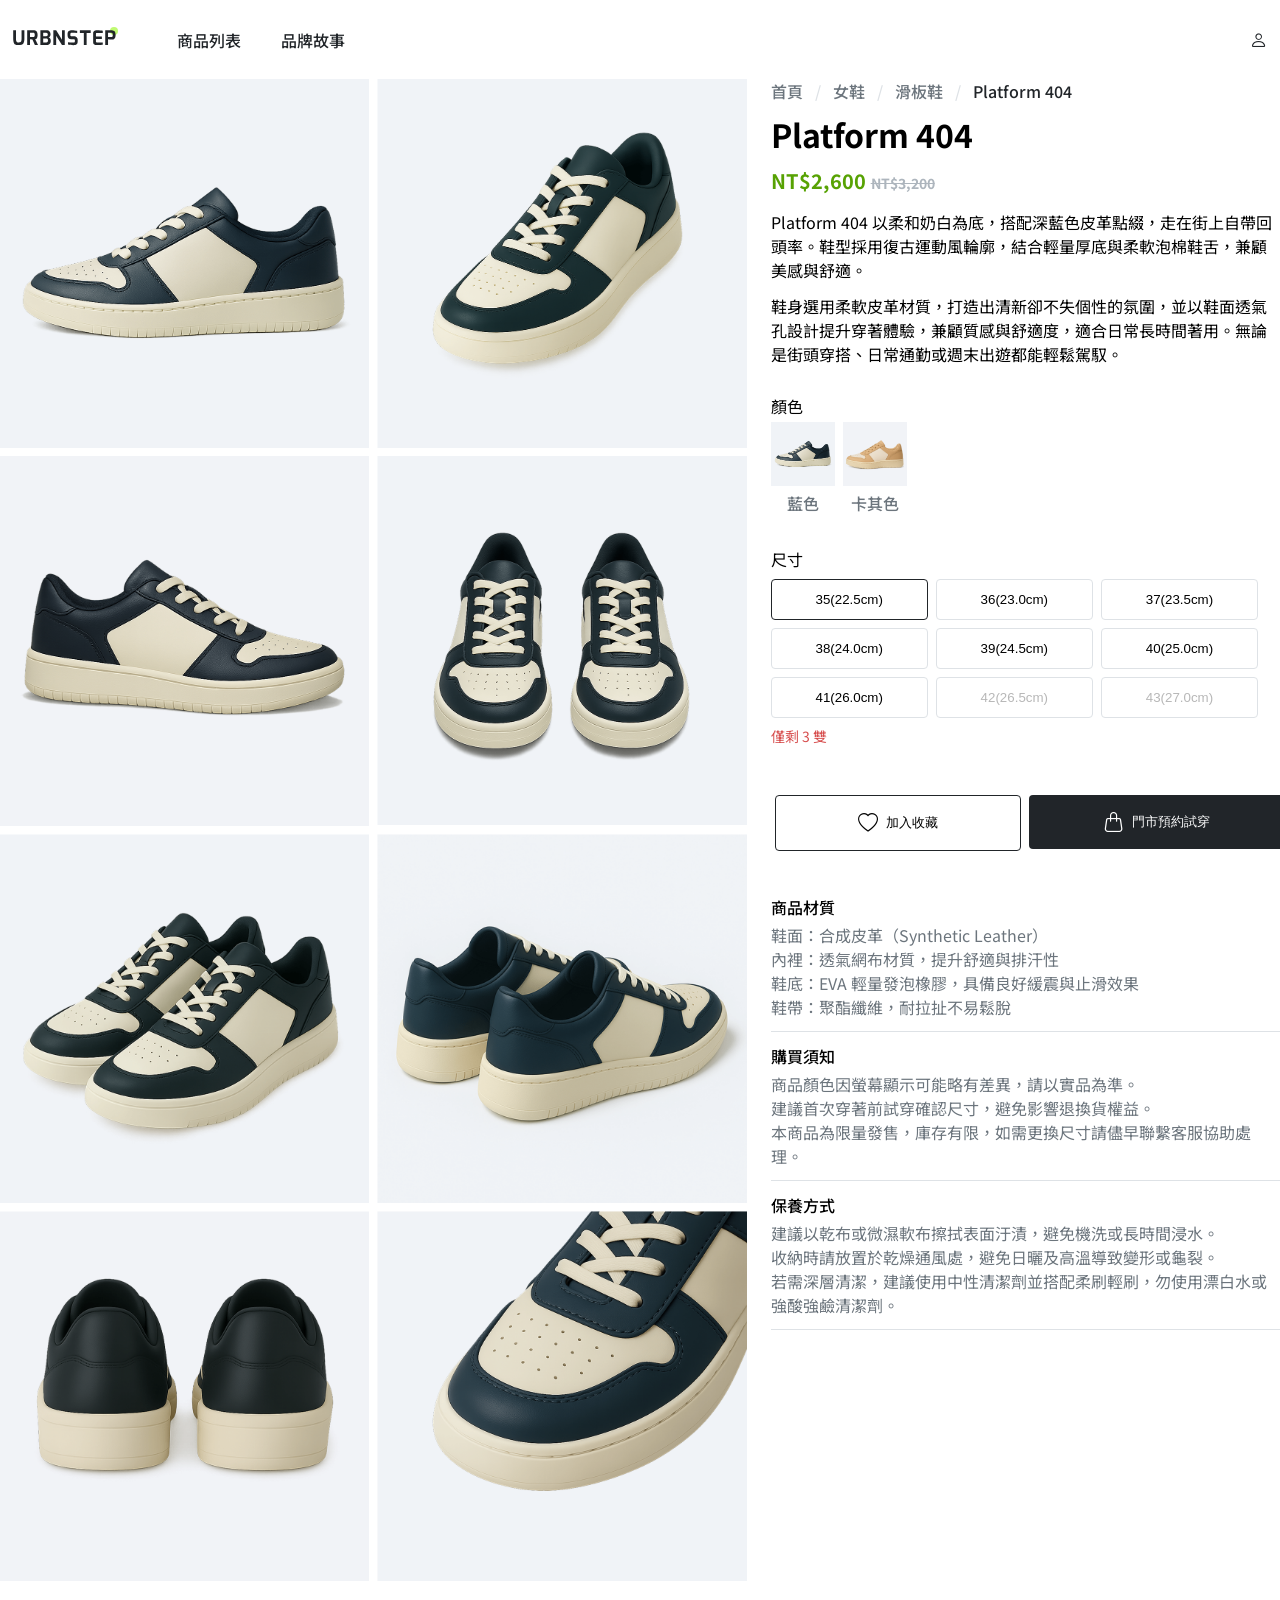
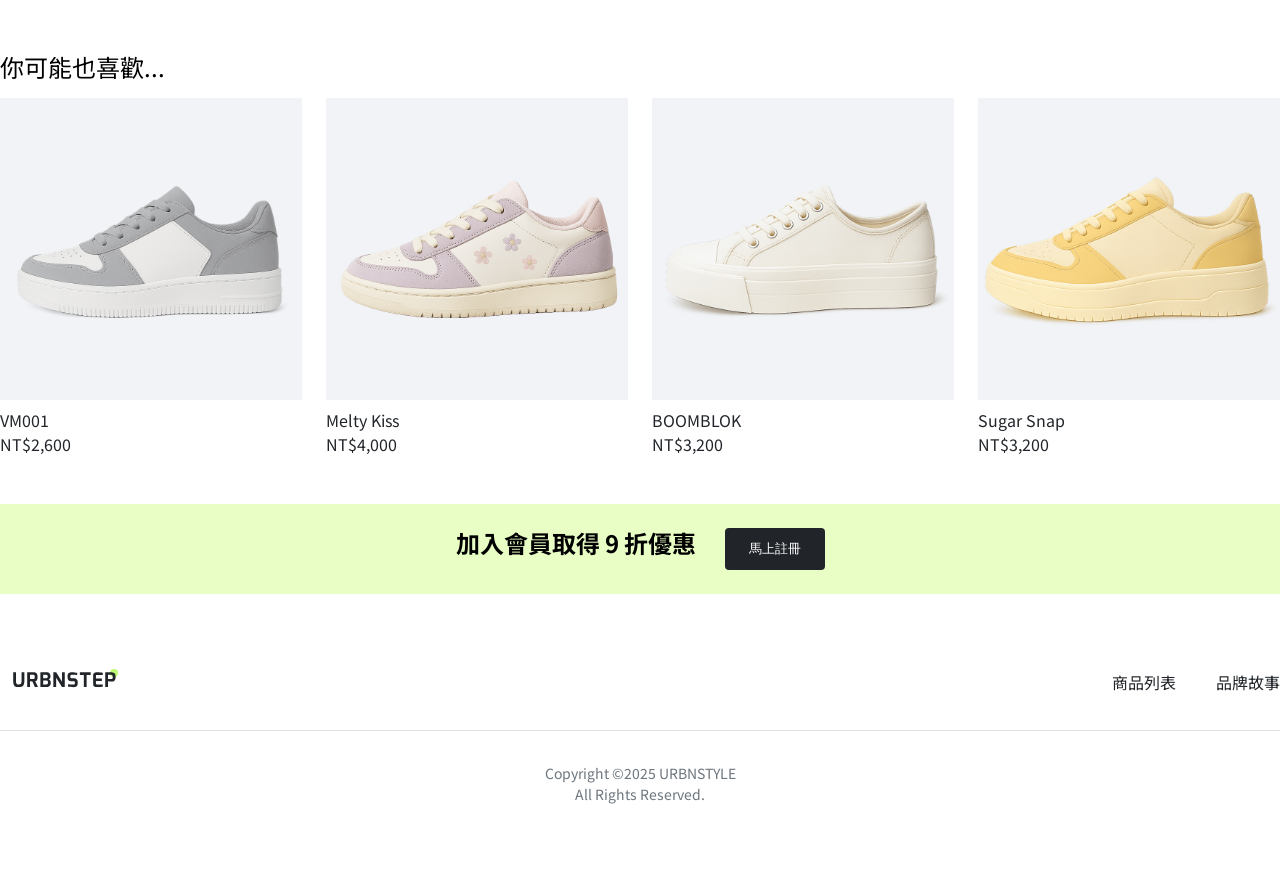
<file: product_details.html>
<!doctype html>
<html lang="en">
  <head>
    <meta charset="UTF-8" />
    <meta name="viewport" content="width=device-width, initial-scale=1.0" />
    <title>產品詳情頁</title>
    <link rel="stylesheet" href="./css/reset.css" />
    <link rel="stylesheet" href="./css/product_details.css" />
    <link rel="stylesheet" href="./css/all.css" />
    <link rel="stylesheet" href="./css/color.css" />
    <link rel="stylesheet" href="./css/font.css" />
    <link rel="stylesheet" href="./css/button.css" />
    <link rel="preconnect" href="https://fonts.googleapis.com" />
    <link rel="preconnect" href="https://fonts.gstatic.com" crossorigin />
    <link
      href="https://fonts.googleapis.com/css2?family=Noto+Sans+TC:wght@100..900&display=swap"
      rel="stylesheet"
    />
    <link
      rel="stylesheet"
      href="https://cdn.jsdelivr.net/npm/bootstrap-icons@1.13.1/font/bootstrap-icons.min.css"
    />
  </head>
  <body>
    <header class="header">
      <div
        class="container d-flex py-16 align-items-center justify-content-between"
      >
        <div class="d-flex">
          <a href="./index.html"
            ><img
              class="me-48 p8-12"
              src="./pic/product_list/logo.svg"
              alt="logo"
          /></a>
          <ul class="d-flex align-items-center fz-md fw-500">
            <li class="pe-40">
              <a class="neutral-900" href="./product_list.html">商品列表</a>
            </li>
            <li><a class="neutral-900" href="./story.html">品牌故事</a></li>
          </ul>
        </div>
        <div>
          <a href="#"><i class="bi bi-person p-12 fz-18"></i></a>
        </div>
      </div>
    </header>
    <main class="container">
      <div class="row mb-64">
        <!-- 左邊圖片 -->
        <div class="col-7">
          <div class="row product-row">
            <div class="col-6 mb-8">
              <img
                class="img px-4"
                src="./pic/product_details/1.png"
                alt="鞋子1"
              />
            </div>
            <div class="col-6 mb-8">
              <img
                class="img px-4"
                src="./pic/product_details/2.png"
                alt="鞋子2"
              />
            </div>
            <div class="col-6 mb-8">
              <img
                class="img px-4"
                src="./pic/product_details/3.png"
                alt="鞋子3"
              />
            </div>
            <div class="col-6 mb-8">
              <img
                class="img px-4"
                src="./pic/product_details/4.png"
                alt="鞋子4"
              />
            </div>
            <div class="col-6 mb-8">
              <img
                class="img px-4"
                src="./pic/product_details/5.png"
                alt="鞋子5"
              />
            </div>
            <div class="col-6 mb-8">
              <img
                class="img px-4"
                src="./pic/product_details/6.png"
                alt="鞋子6"
              />
            </div>
            <div class="col-6 mb-8">
              <img
                class="img px-4"
                src="./pic/product_details/7.png"
                alt="鞋子7"
              />
            </div>
            <div class="col-6 mb-8">
              <img
                class="img px-4"
                src="./pic/product_details/8.png"
                alt="鞋子8"
              />
            </div>
          </div>
        </div>
        <!-- 右邊介紹下單 -->
        <div class="col-5 ps-24">
          <!-- 上方索引 -->
          <ul class="fz-md fw-500 d-flex mb-12">
            <li>
              <a class="neutral-600" href="#">首頁</a
              ><span class="px-12 neutral-300">/</span>
            </li>
            <li>
              <a class="neutral-600" href="#">女鞋</a
              ><span class="px-12 neutral-300">/</span>
            </li>
            <li>
              <a class="neutral-600" href="#">滑板鞋</a
              ><span class="px-12 neutral-300">/</span>
            </li>
            <li><a class="neutral-900" href="#">Platform 404</a></li>
          </ul>
          <h2 class="h2 fw-700 mb-16">Platform 404</h2>
          <h5 class="h5 primary-400 fw-700 me-8 mb-16">
            NT$2,600 <span class="unable fz-sm">NT$3,200</span>
          </h5>
          <p class="fz-md fw-400 mb-12">
            Platform 404
            以柔和奶白為底，搭配深藍色皮革點綴，走在街上自帶回頭率。鞋型採用復古運動風輪廓，結合輕量厚底與柔軟泡棉鞋舌，兼顧美感與舒適。
          </p>
          <p class="fz-md fw-400 mb-32">
            鞋身選用柔軟皮革材質，打造出清新卻不失個性的氛圍，並以鞋面透氣孔設計提升穿著體驗，兼顧質感與舒適度，適合日常長時間著用。無論是街頭穿搭、日常通勤或週末出遊都能輕鬆駕馭。
          </p>
          <!-- 顏色 -->
          <div class="mb-32">
            <p class="mb-8">顏色</p>
            <div class="d-flex">
              <div class="me-8">
                <a href="#"
                  ><img
                    class="color-img mb-4"
                    src="./pic/product_details/1.png"
                    alt="鞋子1"
                  />
                  <p class="text-center neutral-600 fz-md fw-500">藍色</p></a
                >
              </div>
              <div>
                <a href="#"
                  ><img
                    class="color-img mb-4"
                    src="./pic/product_list/2.png"
                    alt="鞋子2"
                  />
                  <p class="text-center neutral-600 fz-md fw-500">卡其色</p></a
                >
              </div>
            </div>
          </div>
          <!-- 尺寸 -->
          <div class="mb-48">
            <p class="fz-md mb-8">尺寸</p>
            <div class="row size-row pe-30">
              <div class="col-4 px-4 pb-8">
                <button class="but-det">35(22.5cm)</button>
              </div>
              <div class="col-4 px-4 pb-8">
                <button class="but-det-other">36(23.0cm)</button>
              </div>
              <div class="col-4 px-4 pb-8">
                <button class="but-det-other">37(23.5cm)</button>
              </div>
              <div class="col-4 px-4 pb-8">
                <button class="but-det-other">38(24.0cm)</button>
              </div>
              <div class="col-4 px-4 pb-8">
                <button class="but-det-other">39(24.5cm)</button>
              </div>
              <div class="col-4 px-4 pb-8">
                <button class="but-det-other">40(25.0cm)</button>
              </div>
              <div class="col-4 px-4 pb-8">
                <button class="but-det-other">41(26.0cm)</button>
              </div>
              <div class="col-4 px-4 pb-8">
                <button class="but-det-other" disabled>42(26.5cm)</button>
              </div>
              <div class="col-4 px-4 pb-8">
                <button class="but-det-other" disabled>43(27.0cm)</button>
              </div>
            </div>
            <p class="fz-sm danger-300">僅剩 3 雙</p>
          </div>
          <!-- 收藏預約按鈕 -->
          <div class="row mb-32">
            <div class="col-6 pe-8">
              <button class="but-det fz-md fw-500">
                <i class="bi bi-heart fz-20 pe-8"></i>加入收藏
              </button>
            </div>
            <div class="col-6">
              <button class="but-black fz-md fw-500">
                <i class="bi bi-handbag fz-20 pe-8"></i>門市預約試穿
              </button>
            </div>
          </div>
          <!-- 下方簡介 -->
          <div class="py-12 fz-md border-bottom">
            <h4 class="fw-500 mb-4">商品材質</h4>
            <ul class="neutral-600">
              <li>鞋面：合成皮革（Synthetic Leather）</li>
              <li>內裡：透氣網布材質，提升舒適與排汗性</li>
              <li>鞋底：EVA 輕量發泡橡膠，具備良好緩震與止滑效果</li>
              <li>鞋帶：聚酯纖維，耐拉扯不易鬆脫</li>
            </ul>
          </div>
          <div class="py-12 fz-md border-bottom">
            <h4 class="fw-500 mb-4">購買須知</h4>
            <ul class="neutral-600">
              <li>商品顏色因螢幕顯示可能略有差異，請以實品為準。</li>
              <li>建議首次穿著前試穿確認尺寸，避免影響退換貨權益。</li>
              <li>
                本商品為限量發售，庫存有限，如需更換尺寸請儘早聯繫客服協助處理。
              </li>
            </ul>
          </div>
          <div class="py-12 fz-md border-bottom">
            <h4 class="fw-500 mb-4">保養方式</h4>
            <ul class="neutral-600">
              <li>建議以乾布或微濕軟布擦拭表面汙漬，避免機洗或長時間浸水。</li>
              <li>收納時請放置於乾燥通風處，避免日曬及高溫導致變形或龜裂。</li>
              <li>
                若需深層清潔，建議使用中性清潔劑並搭配柔刷輕刷，勿使用漂白水或強酸強鹼清潔劑。
              </li>
            </ul>
          </div>
          <div></div>
          <div></div>
        </div>
      </div>
      <!-- 下方可能喜歡 -->
      <div class="my-48">
        <h4 class="h4 mb-16">你可能也喜歡...</h4>
        <div class="row like-row">
          <div class="col-3 px-12">
            <a href="#"
              ><img
                class="img mb-12"
                src="./pic/product_list/3.png"
                alt="鞋子1"
              />
              <h6 class="h6 mb-4">VM001</h6>
              <p class="fz-md">NT$2,600</p></a
            >
          </div>
          <div class="col-3 px-12">
            <a href="#"
              ><img
                class="img mb-12"
                src="./pic/product_list/4.png"
                alt="鞋子4"
              />
              <h6 class="h6 mb-4">Melty Kiss</h6>
              <p class="fz-md">NT$4,000</p></a
            >
          </div>
          <div class="col-3 px-12">
            <a href="#">
              <img
                class="img mb-12"
                src="./pic/product_list/5.png"
                alt="鞋子5"
              />
              <h6 class="h6 mb-4">BOOMBLOK</h6>
              <p class="fz-md">NT$3,200</p></a
            >
          </div>
          <div class="col-3 px-12">
            <a href="#"
              ><img
                class="img mb-12"
                src="./pic/product_list/8.png"
                alt="鞋子8"
              />
              <h6 class="h6 mb-4">Sugar Snap</h6>
              <p class="fz-md">NT$3,200</p></a
            >
          </div>
        </div>
      </div>
    </main>
    <!-- 馬上註冊 -->
    <h4 class="text-center h4 fw-700 bg-primary-200">
      加入會員取得 9 折優惠 <button class="ms-24 but-register">馬上註冊</button>
    </h4>
    <!-- 最底下 -->
    <footer class="container my-64">
      <div class="d-flex justify-content-between pb-24 border-bottom">
        <div>
          <a href="./index.html"
            ><img class="p8-12" src="./pic/product_list/logo.svg" alt="logo"
          /></a>
        </div>
        <div>
          <ul class="d-flex justify-content-between fz-md py-12">
            <li class="me-40"><a href="./product_list.html">商品列表</a></li>
            <li><a href="./story.html">品牌故事</a></li>
          </ul>
        </div>
      </div>
      <div class="text-center fz-sm fw-400 neutral-600">
        <p class="pt-32">Copyright ©2025 URBNSTYLE</p>
        <p>All Rights Reserved.</p>
      </div>
    </footer>
  </body>
</html>
</file>
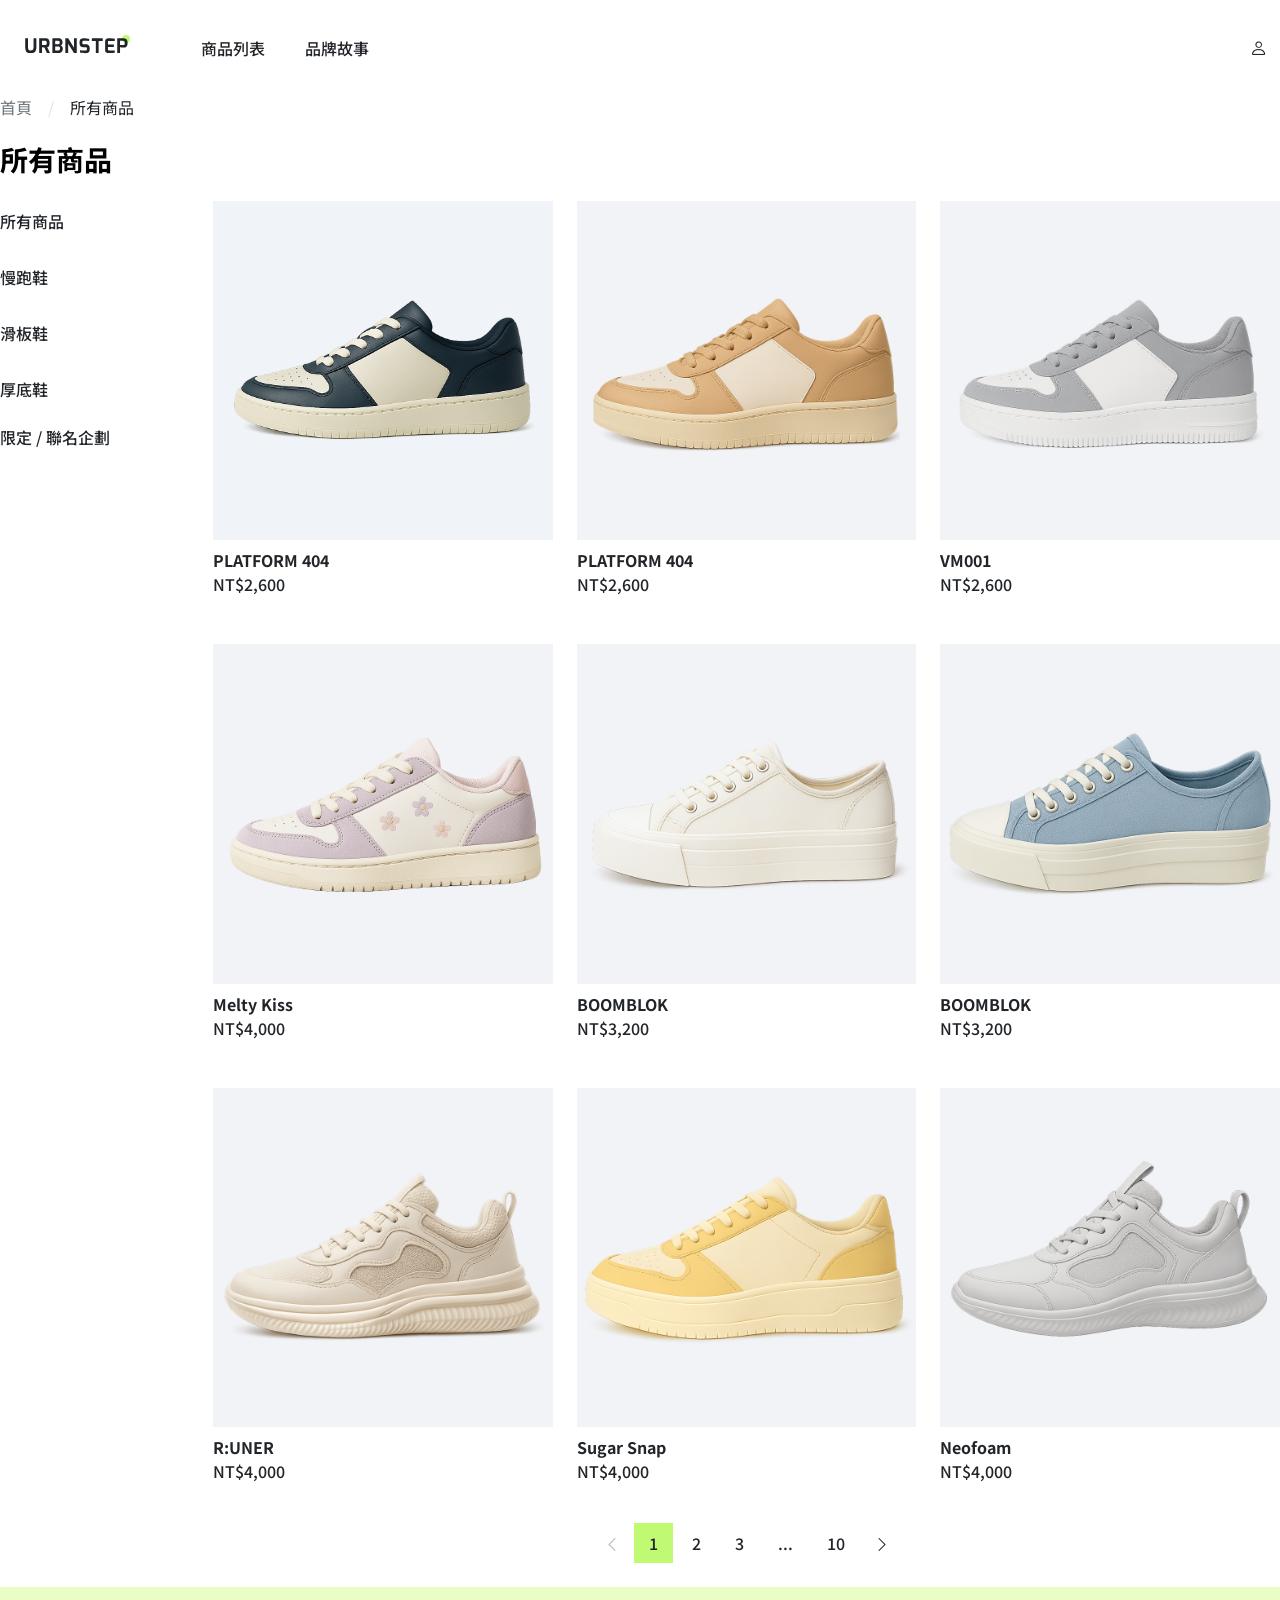
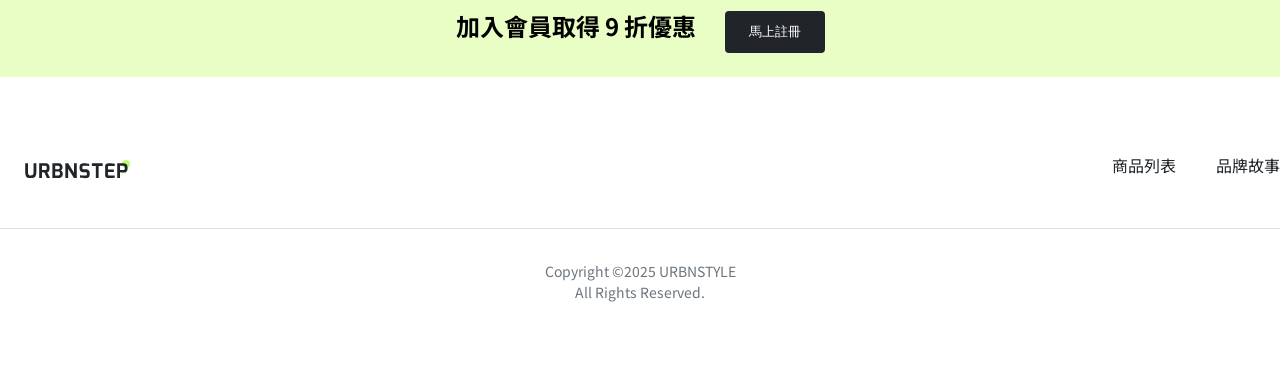
<file: product_list.html>
<!doctype html>
<html lang="en">
  <head>
    <meta charset="UTF-8" />
    <meta name="viewport" content="width=device-width, initial-scale=1.0" />
    <title>產品列表頁</title>
    <link rel="stylesheet" href="./css/reset.css" />
    <link rel="stylesheet" href="./css/product_list.css" />
    <link rel="stylesheet" href="./css/all.css" />
    <link rel="stylesheet" href="./css/color.css" />
    <link rel="stylesheet" href="./css/font.css" />
    <link rel="stylesheet" href="./css/button.css" />
    <link rel="preconnect" href="https://fonts.googleapis.com" />
    <link rel="preconnect" href="https://fonts.gstatic.com" crossorigin />
    <link
      href="https://fonts.googleapis.com/css2?family=Noto+Sans+TC:wght@100..900&display=swap"
      rel="stylesheet"
    />
    <link
      rel="stylesheet"
      href="https://cdn.jsdelivr.net/npm/bootstrap-icons@1.13.1/font/bootstrap-icons.min.css"
    />
  </head>
  <body>
    <header class="header">
      <div
        class="container d-flex py-16 align-items-center justify-content-between"
      >
        <div class="d-flex">
          <a href="./index.html"
            ><img
              class="me-48 p8-12"
              src="./pic/product_list/logo.svg"
              alt="logo"
          /></a>
          <ul class="d-flex align-items-center fz-md fw-500">
            <li class="pe-40">
              <a class="neutral-900" href="./product_list.html">商品列表</a>
            </li>
            <li><a class="neutral-900" href="./story.html">品牌故事</a></li>
          </ul>
        </div>
        <div>
          <a href="#"><i class="bi bi-person p-12 fz-18"></i></a>
        </div>
      </div>
    </header>
    <div class="main container">
      <!-- 首頁所有商品 -->
      <div class="mb-24">
        <a class="fz-md neutral-600 me-12" href="./index.html">首頁</a>
        <span class="neutral-300 me-12 fz-md">/</span>
        <a class="fz-md neutral-900" href="#">所有商品</a>
      </div>
      <h3 class="h3 fw-700 mb-24">所有商品</h3>
      <div class="row">
        <!-- 左邊索引 -->
        <div class="col-2">
          <ul class="fz-md fw-500">
            <li class="py-8 mb-16 primary-400"><a href="#">所有商品</a></li>
            <li class="py-8 mb-16"><a href="#">慢跑鞋</a></li>
            <li class="py-8 mb-16"><a href="#">滑板鞋</a></li>
            <li class="py-8 mb-16"><a href="#">厚底鞋</a></li>
            <li><a href="#">限定 / 聯名企劃</a></li>
          </ul>
        </div>
        <!-- 右邊卡片 -->
        <div class="col-10">
          <div class="row product-row">
            <!-- 鞋子卡片 -->
            <div class="col-4 mb-48 px-12">
              <a href="./product_details.html"
                ><img
                  class="img mb-12"
                  src="./pic/product_list/1.png"
                  alt="鞋子1"
                />
                <h3 class="h6 fw-700 mb-4">PLATFORM 404</h3>
                <p class="fz-md fw-500">NT$2,600</p></a
              >
            </div>
            <div class="col-4 mb-48 px-12">
              <a href="#"
                ><img
                  class="img mb-12"
                  src="./pic/product_list/2.png"
                  alt="鞋子2"
                />
                <h3 class="h6 fw-700 mb-4">PLATFORM 404</h3>
                <p class="fz-md fw-500">NT$2,600</p></a
              >
            </div>
            <div class="col-4 mb-48 px-12">
              <a href=""
                ><img
                  class="img mb-12"
                  src="./pic/product_list/3.png"
                  alt="鞋子3"
                />
                <h3 class="h6 fw-700 mb-4">VM001</h3>
                <p class="fz-md fw-500">NT$2,600</p></a
              >
            </div>
            <div class="col-4 mb-48 px-12">
              <a href=""
                ><img
                  class="img mb-12"
                  src="./pic/product_list/4.png"
                  alt="鞋子4"
                />
                <h3 class="h6 fw-700 mb-4">Melty Kiss</h3>
                <p class="fz-md fw-500">NT$4,000</p></a
              >
            </div>
            <div class="col-4 mb-48 px-12">
              <a href=""
                ><img
                  class="img mb-12"
                  src="./pic/product_list/5.png"
                  alt="鞋子5"
                />
                <h3 class="h6 fw-700 mb-4">BOOMBLOK</h3>
                <p class="fz-md fw-500">NT$3,200</p></a
              >
            </div>
            <div class="col-4 mb-48 px-12">
              <a href=""
                ><img
                  class="img mb-12"
                  src="./pic/product_list/6.png"
                  alt="鞋子6"
                />
                <h3 class="h6 fw-700 mb-4">BOOMBLOK</h3>
                <p class="fz-md fw-500">NT$3,200</p></a
              >
            </div>
            <div class="col-4 mb-48 px-12">
              <a href=""
                ><img
                  class="img mb-12"
                  src="./pic/product_list/7.png"
                  alt="鞋子7"
                />
                <h3 class="h6 fw-700 mb-4">R:UNER</h3>
                <p class="fz-md fw-500">NT$4,000</p></a
              >
            </div>
            <div class="col-4 mb-48 px-12">
              <a href=""
                ><img
                  class="img mb-12"
                  src="./pic/product_list/8.png"
                  alt="鞋子8"
                />
                <h3 class="h6 fw-700 mb-4">Sugar Snap</h3>
                <p class="fz-md fw-500">NT$4,000</p></a
              >
            </div>
            <div class="col-4 mb-48 px-12">
              <a href=""
                ><img
                  class="img mb-12"
                  src="./pic/product_list/9.png"
                  alt="鞋子9"
                />
                <h3 class="h6 fw-700 mb-4">Neofoam</h3>
                <p class="fz-md fw-500">NT$4,000</p></a
              >
            </div>
          </div>
          <!-- 下方頁數 -->
          <div class="text-center fz-md fw-500 mb-32">
            <a class="p10 disabled" href="#" disabled
              ><i class="bi bi-chevron-left"></i
            ></a>
            <a class="p8-15 neutral-900 bg-primary-300" href="#">1</a>
            <a class="p8-15 neutral-900" href="#">2</a>
            <a class="p8-15 neutral-900" href="#">3</a>
            <a class="p8-15 neutral-900" href="#">...</a>
            <a class="p8-15 neutral-900" href="#">10</a>
            <a class="p10 neutral-900" href="#"
              ><i class="bi bi-chevron-right"></i
            ></a>
          </div>
        </div>
      </div>
    </div>
    <!-- 馬上註冊 -->
    <h4 class="text-center h4 fw-700 bg-primary-200">
      加入會員取得 9 折優惠 <button class="ms-24 but-register">馬上註冊</button>
    </h4>
    <!-- 最底下 -->
    <footer class="container my-64">
      <div class="d-flex justify-content-between pb-24 border-bottom">
        <div>
          <a href="./index.html"
            ><img class="p8-12" src="./pic/product_list/logo.svg" alt="logo"
          /></a>
        </div>
        <div>
          <ul class="d-flex justify-content-between fz-md py-12">
            <li class="me-40"><a href="./product_list.html">商品列表</a></li>
            <li><a href="./story.html">品牌故事</a></li>
          </ul>
        </div>
      </div>
      <div class="text-center fz-sm fw-400 neutral-600">
        <p class="pt-32">Copyright ©2025 URBNSTYLE</p>
        <p>All Rights Reserved.</p>
      </div>
    </footer>
  </body>
</html>
</file>
<file: css/product_details.css>
.product-row{
    margin-right: -4px;
    margin-left: -4px;
}
.color-img{
    max-width: 64px;
    max-height: 64px;
}
.size-row{
    margin-right: -8px;
    margin-left: -8px;
}
.like-row{
    margin-right: -12px;
    margin-left: -12px;
}
</file>
<file: css/all.css>
*,
*::before,
*::after {
    box-sizing: border-box;
}
body{
    font-family: "Noto Sans TC", sans-serif;
}
a{
    text-decoration: none;
    color: #212529;
}
a:hover,
a:hover p{
    color: #F38B12;
}
.border-bottom{
    border-bottom: 1px solid #DEE2E6;
}
.unable{
    text-decoration: line-through;
    color: #ADB5BD;
}
.disabled {
    color: #adb5bd;
    pointer-events: none;
    cursor: default;
}
.img{
    width: 100%;
    display: block;
}
.container{
    margin: 0 auto;
    width: 100%;
    max-width: 1296px;
}
.d-flex{
    display:flex;
}
.justify-content-center{
    justify-content: center;
}
.align-items-center{
    align-items: center;
}
.justify-content-between{
    justify-content:space-between;
}
.row{
    display:flex;
    flex-wrap:wrap;
}
.col-2{
    width: calc(100%/12*2);
}
.col-3{
    width: calc(100%/12*3);
}
.col-4{
    width: calc(100%/12*4);
}
.col-5{
    width: calc(100%/12*5);
}
.col-6{
    width: calc(100%/12*6);
}
.col-7{
    width: calc(100%/12*7);
}
.col-8{
    width: calc(100%/12*8);
}
.col-10{
    width:calc(100%/12*10);
}




.p-12{
    padding: 12px;
}
.p-32{
    padding: 32px;
}
.px-4{
    padding-right: 4px;
    padding-left: 4px;
}
.px-12{
    padding-right: 12px;
    padding-left: 12px;
}
.py-8{
    padding-top: 8px;
    padding-bottom: 8px;
}
.py-12{
    padding-top: 12px;
    padding-bottom: 12px;
}
.py-16{
    padding-top: 16px;
    padding-bottom: 16px;
}
.pt-8{
    padding-top: 8px;
}
.pt-32{
    padding-top: 32px;
}
.pb-4{
    padding-bottom: 4px;
}
.pb-8{
    padding-bottom: 8px;
}
.pb-24{
    padding-bottom: 24px;
}
.pb-48{
    padding-bottom: 48px;
}
.ps-12{
    padding-left: 12px;
}
.ps-24{
    padding-left: 24px;
}
.pe-8{
    padding-right: 8px;
}
.pe-30{
    padding-right: 30px;
}
.pe-40{
    padding-right: 40px;
}
.pe-48{
    padding-right: 48px;
}
.ms-24{
    margin-left: 24px;
}
.me-4{
    margin-right: 4px;
}
.me-8{
    margin-right: 8px;
}
.me-12{
    margin-right: 12px;
}
.me-24{
    margin-right: 24px;
}
.me-40{
    margin-right: 40px;
}
.me-48{
    margin-right: 48px;
}
.mb-4{
    margin-bottom: 4px;
}
.mb-8{
    margin-bottom: 8px;
}
.mb-12{
    margin-bottom: 12px;
}
.mb-16{
    margin-bottom: 16px;
}
.mb-24{
    margin-bottom: 24px;
}
.mb-32{
    margin-bottom: 32px;
}
.mb-48{
    margin-bottom: 48px;
}
.mb-64{
    margin-bottom: 64px;
}
.my-48{
    margin-top: 48px;
    margin-bottom: 48px;
}
.my-64{
    margin-top: 64px;
    margin-bottom: 64px;
}
</file>
<file: css/color.css>
.neutral-100{
    color: #F8F9FA;
}
.neutral-200{
    color: #E9ECEF;
}
.neutral-300{
    color: #DEE2E6;
}
.neutral-400{
    color: #CED4DA;
}
.neutral-500{
    color: #ADB5BD;
}
.neutral-600{
    color: #6C757D;
}
.neutral-700{
    color: #495057;
}
.neutral-800{
    color: #343A40;
}
.neutral-900{
    color: #212529;
}
.primary-100{
color: #F5FEE7;
}
.primary-200{
color: #E8FEC5;
}
.primary-300{
color: #C0FA73;
}
.primary-400{
    color: #57A203;
}
.primary-500{
color: #477A11;
} 
.danger-100{
    color: #FCF1F1;
}
.danger-200{
    color: #EBA7A7;
}
.danger-300{
    color: #D74F4F;
}
.warning-100{
    color: #FEF6EC;
}
.warning-200{
    color: #F9C588;
}
.warning-300{
    color: #F38B12;
}
.success-100{
    color: #EFF8F4;
}
.success-200{
    color: #9AD1BA;
}
.success-300{
    color: #36A375;
}
.info-100{
    color: #EEF5FC;
}
.info-200{
    color: #97C3ED;
}
.info-300{
    color: #3087DB;
} 
.white{
    color: white;
}
.bg-primary-100{
    background: #F5FEE7;
}
.bg-primary-200{
    background: #E8FEC5;
}
.bg-primary-300{
    background: #C0FA73;
}
</file>
<file: css/font.css>
.text-center{
    text-align: center;
}
.fz-dis1{
    font-size: 64px;
    line-height: 1.2;
}
.fz-dis2{
    font-size: 48px;
    line-height: 1.2;
}
.h1{
    font-size: 40px;
    line-height: 1.2;
}
.h2{
    font-size: 32px;
    line-height: 1.2;
}
.h3{
    font-size: 28px;
    line-height: 1.2;
}
.h4{
    font-size: 24px;
    line-height: 1.2;
}
.h5{
    font-size: 20px;
    line-height: 1.2;
}
.fz-lg{
    font-size: 20px;
    line-height: 1.5;
}
.fz-md{
    line-height: 1.5;
}
.fz-sm{
    font-size: 14px;
    line-height: 1.5;
}
.fz-xs{
    font-size: 12px;
    line-height: 1.5;
}
.fz-18{
    font-size: 18px;
}
.fw-400{
    font-weight: 400;
}
.fw-500{
    font-weight: 500;
}
.fw-700{
    font-weight: 700;
}
.fz-20{
    font-size: 20px;
}
</file>
<file: css/button.css>
.but-register {
  color: white;
  padding: 12px 24px;
  border: none;
  background: #212529;
  border-radius: 4px;
  margin-top: 24px;
  margin-bottom: 24px;
}
.but-register:hover {
  background-color: #495057;
  color: #ffffff;
}
.but-det {
  display: flex;
  justify-content: center;
  align-items: center;
  padding-top: 12px;
  padding-bottom: 12px;
  width: 100%;
  border-radius: 4px;
  border: 1px solid #212529;
  background: white;
  margin-right: 4px;
  margin-left: 4px;
}
.but-det:not(:disabled):hover,
.but-det-other:not(:disabled):hover {
  color: #ffffff;
  background: #212529;
}
.but-det-other {
  padding-top: 12px;
  padding-bottom: 12px;
  width: 100%;
  border-radius: 4px;
  border: 1px solid #dee2e6;
  background: none;
  margin-right: 4px;
  margin-left: 4px;
}
.but-det-disabled {
  padding-top: 12px;
  padding-bottom: 12px;
  width: 100%;
  border-radius: 4px;
  border: 1px solid #dee2e6;
  background: none;
  margin-right: 4px;
  margin-left: 4px;
}
.but-black {
  display: flex;
  justify-content: center;
  align-items: center;
  padding-top: 12px;
  padding-bottom: 12px;
  width: 100%;
  border-radius: 4px;
  border: none;
  background: #212529;
  margin-right: 4px;
  margin-left: 4px;
  color: white;
}
.but-black:hover {
  background: #495057;
}
button {
  cursor: pointer;
}
button:focus {
  box-shadow: 0 0 0 3px #2125291a;
}
</file>
<file: css/product_list.css>
.p8-12{
    padding: 8px 12px;
}
.p8-15{
    padding: 8px 15px;
}
.p10{
    padding: 10px;
}
.product-row{
    margin-right: -12px;
    margin-left: -12px;
}
</file>
